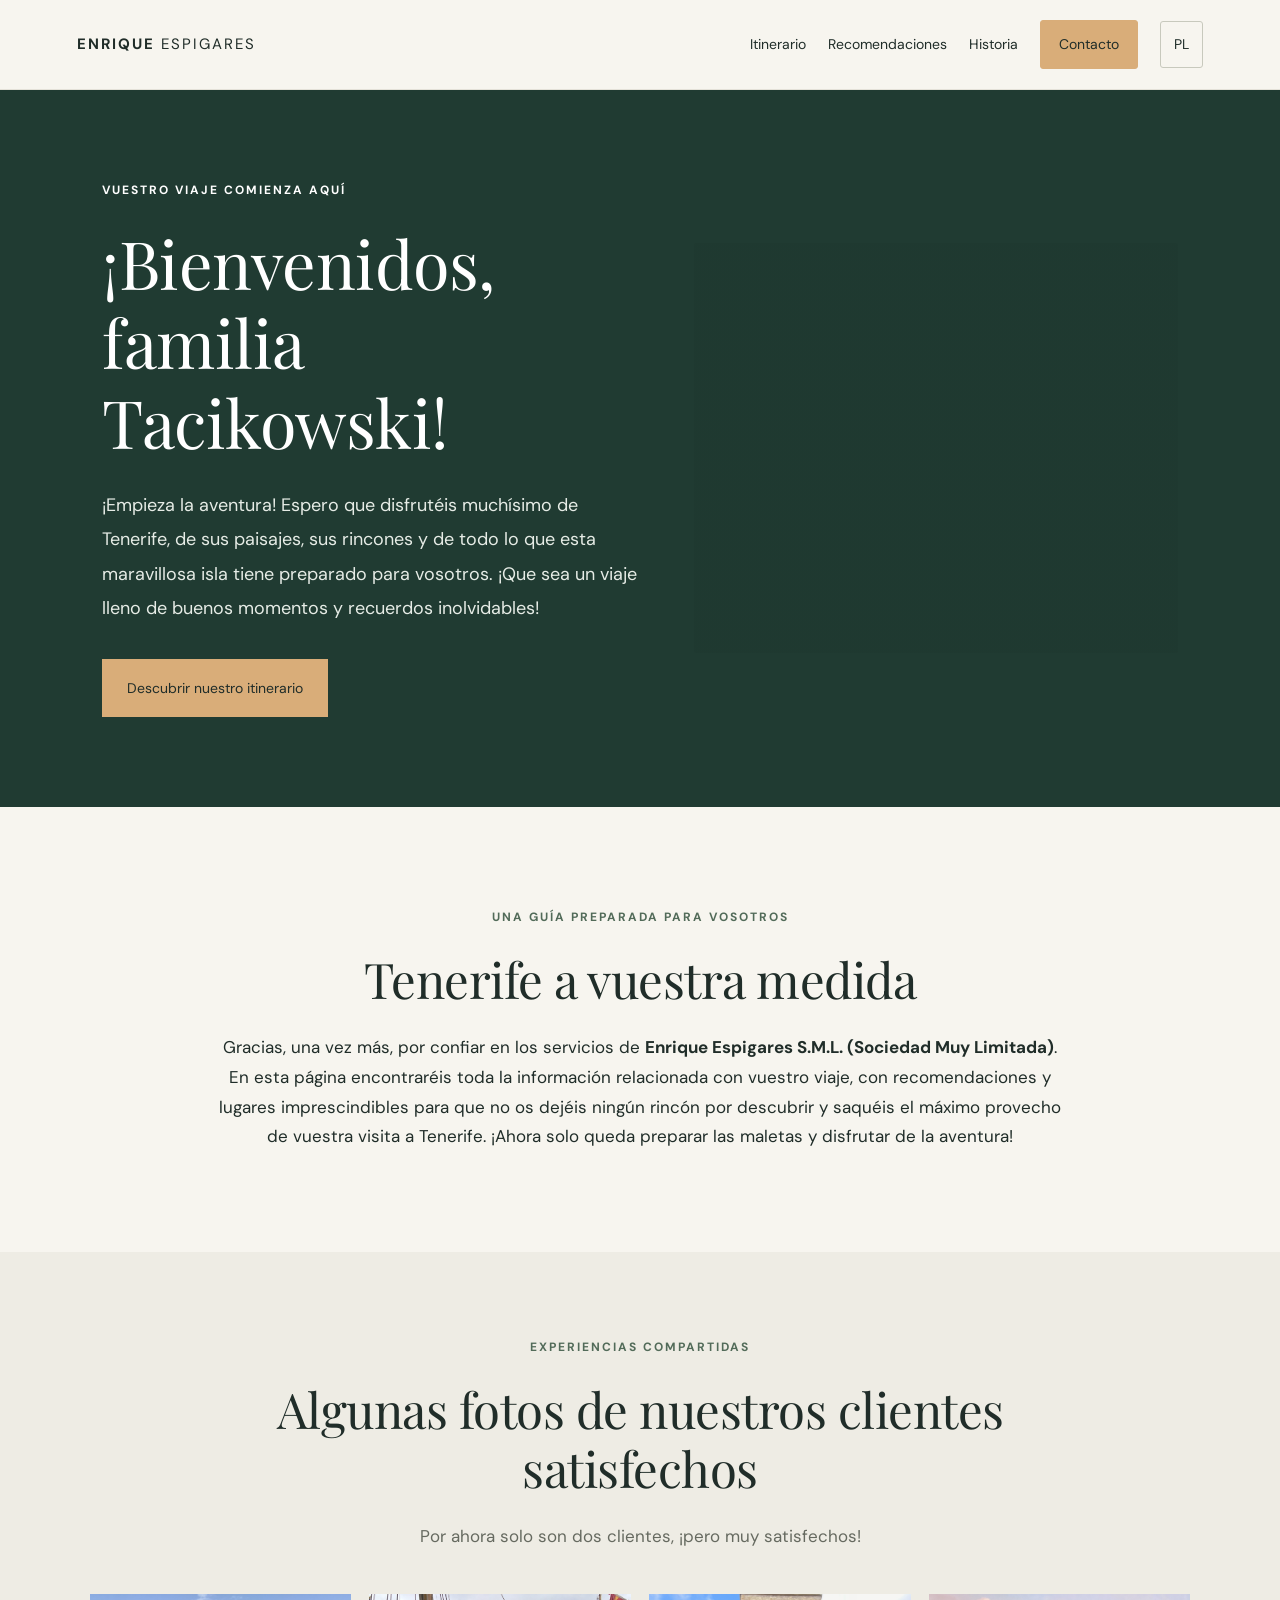
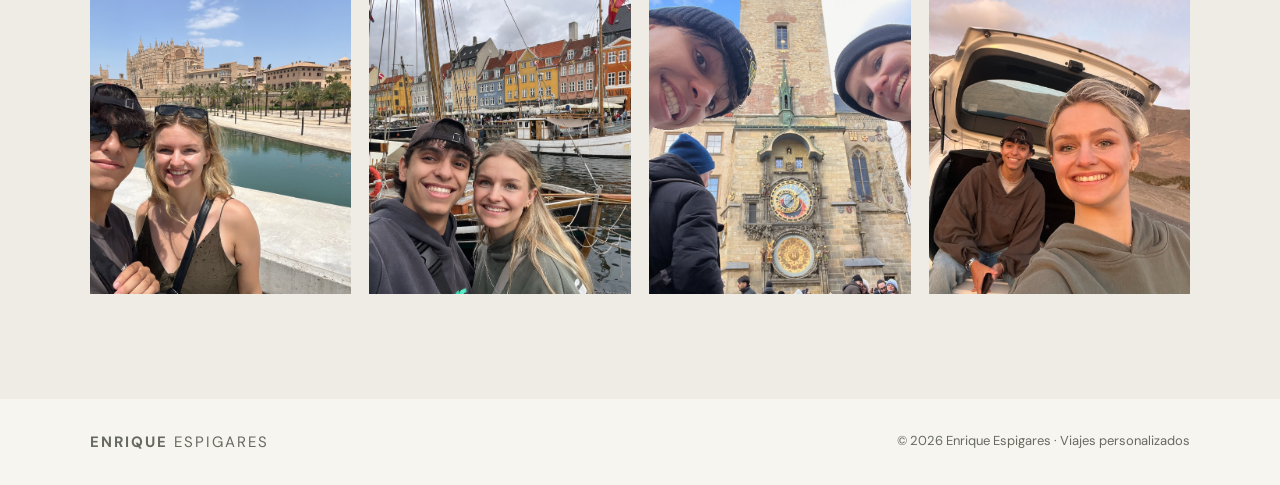
<file: index.html>
<!DOCTYPE html>
<html lang="es">
<head>
  <meta charset="UTF-8">
  <meta name="viewport" content="width=device-width, initial-scale=1.0">
  <meta name="description" content="Guía de viaje personalizada a Tenerife para la familia Tacikowski.">
  <title>Familia Tacikowski | Tenerife con Enrique Espigares</title>
  <link rel="stylesheet" href="style.css">
  <script src="script.js" defer></script>
</head>

<body>
  <header class="header">
    <a href="index.html" class="logo">ENRIQUE <span>ESPIGARES</span></a>

    <nav class="navigation">
      <a href="itinerario.html" id="nav-itinerary">Itinerario</a>
      <a href="recomendaciones.html" id="nav-tenerife">Recomendaciones</a>
      <a href="historia.html" id="nav-history">Historia</a>
      <button id="contact-toggle" class="contact-button">Contacto</button>
      <button id="language-toggle" class="language-button">PL</button>
    </nav>
  </header>

  <main>
    <section class="hero">
      <div class="hero-content">
        <p class="eyebrow" id="hero-eyebrow">
          VUESTRO VIAJE COMIENZA AQUÍ
        </p>

        <h1 id="hero-title">¡Bienvenidos, familia Tacikowski!</h1>

        <p id="hero-description">
          ¡Empieza la aventura! Espero que disfrutéis muchísimo de Tenerife,
          de sus paisajes, sus rincones y de todo lo que esta maravillosa isla
          tiene preparado para vosotros. ¡Que sea un viaje lleno de buenos
          momentos y recuerdos inolvidables!
        </p>

        <a href="itinerario.html" class="primary-button" id="hero-button">
          Descubrir nuestro itinerario
        </a>
      </div>

      <div class="hero-image"
           role="img"
           aria-label="Paisaje de Masca, Tenerife"></div>
    </section>

    <section class="intro">
      <p class="eyebrow" id="intro-eyebrow">
        UNA GUÍA PREPARADA PARA VOSOTROS
      </p>

      <h2 id="intro-title">Tenerife a vuestra medida</h2>

   

<p id="intro-description">Gracias, una vez más, por confiar en los servicios de <strong>Enrique Espigares S.M.L. (Sociedad Muy Limitada)</strong>. En esta página encontraréis toda la información relacionada con vuestro viaje, con recomendaciones y lugares imprescindibles para que no os dejéis ningún rincón por descubrir y saquéis el máximo provecho de vuestra visita a Tenerife. ¡Ahora solo queda preparar las maletas y disfrutar de la aventura!</p>
</p>

    </section>

    <section class="satisfied" id="clientes">
      <div class="section-heading">
        <p class="eyebrow" id="gallery-eyebrow">
          EXPERIENCIAS COMPARTIDAS
        </p>

        <h2 id="gallery-title">
          Algunas fotos de nuestros clientes satisfechos
        </h2>

        <p id="gallery-description">
          Por ahora solo son dos clientes, ¡pero muy satisfechos!
        </p>
      </div>

      <div class="gallery">
      <img src="Fotos/IMG_5880.jpg" alt="Recuerdo de un viaje">
<img src="Fotos/IMG_9016.jpg" alt="Experiencia durante un viaje">
<img src="Fotos/IMG_4511.JPG" alt="Momento de un viaje">
<img src="Fotos/IMG_8106.JPG" alt="Recuerdo de vacaciones">
      </div>
    </section>
  </main>

  <div class="contact-backdrop" id="contact-backdrop" hidden>
    <section class="contact-modal"
             role="dialog"
             aria-modal="true"
             aria-labelledby="contact-modal-title">

      <button class="modal-close"
              id="contact-close"
              aria-label="Cerrar">×</button>

      <p class="eyebrow" id="contact-modal-eyebrow">
        ESTOY A VUESTRA DISPOSICIÓN
      </p>

      <h2 id="contact-modal-title">Hablemos</h2>

      <p id="contact-modal-description">
        Si necesitáis ayuda o tenéis alguna pregunta, podéis contactar conmigo.
      </p>

      <a class="contact-detail" href="mailto:enriquelinares1311@gmail.com">
        <span>Email</span>
        enriquelinares1311@gmail.com
      </a>

      <a class="contact-detail" href="tel:+34616603728">
        <span>Teléfono</span>
        +34 616 603 728
      </a>
    </section>
  </div>

  <footer class="footer">
    <a href="index.html" class="logo">ENRIQUE <span>ESPIGARES</span></a>
    <p id="footer-text">
      © 2026 Enrique Espigares · Viajes personalizados
    </p>
  </footer>
</body>
</html>
</file>
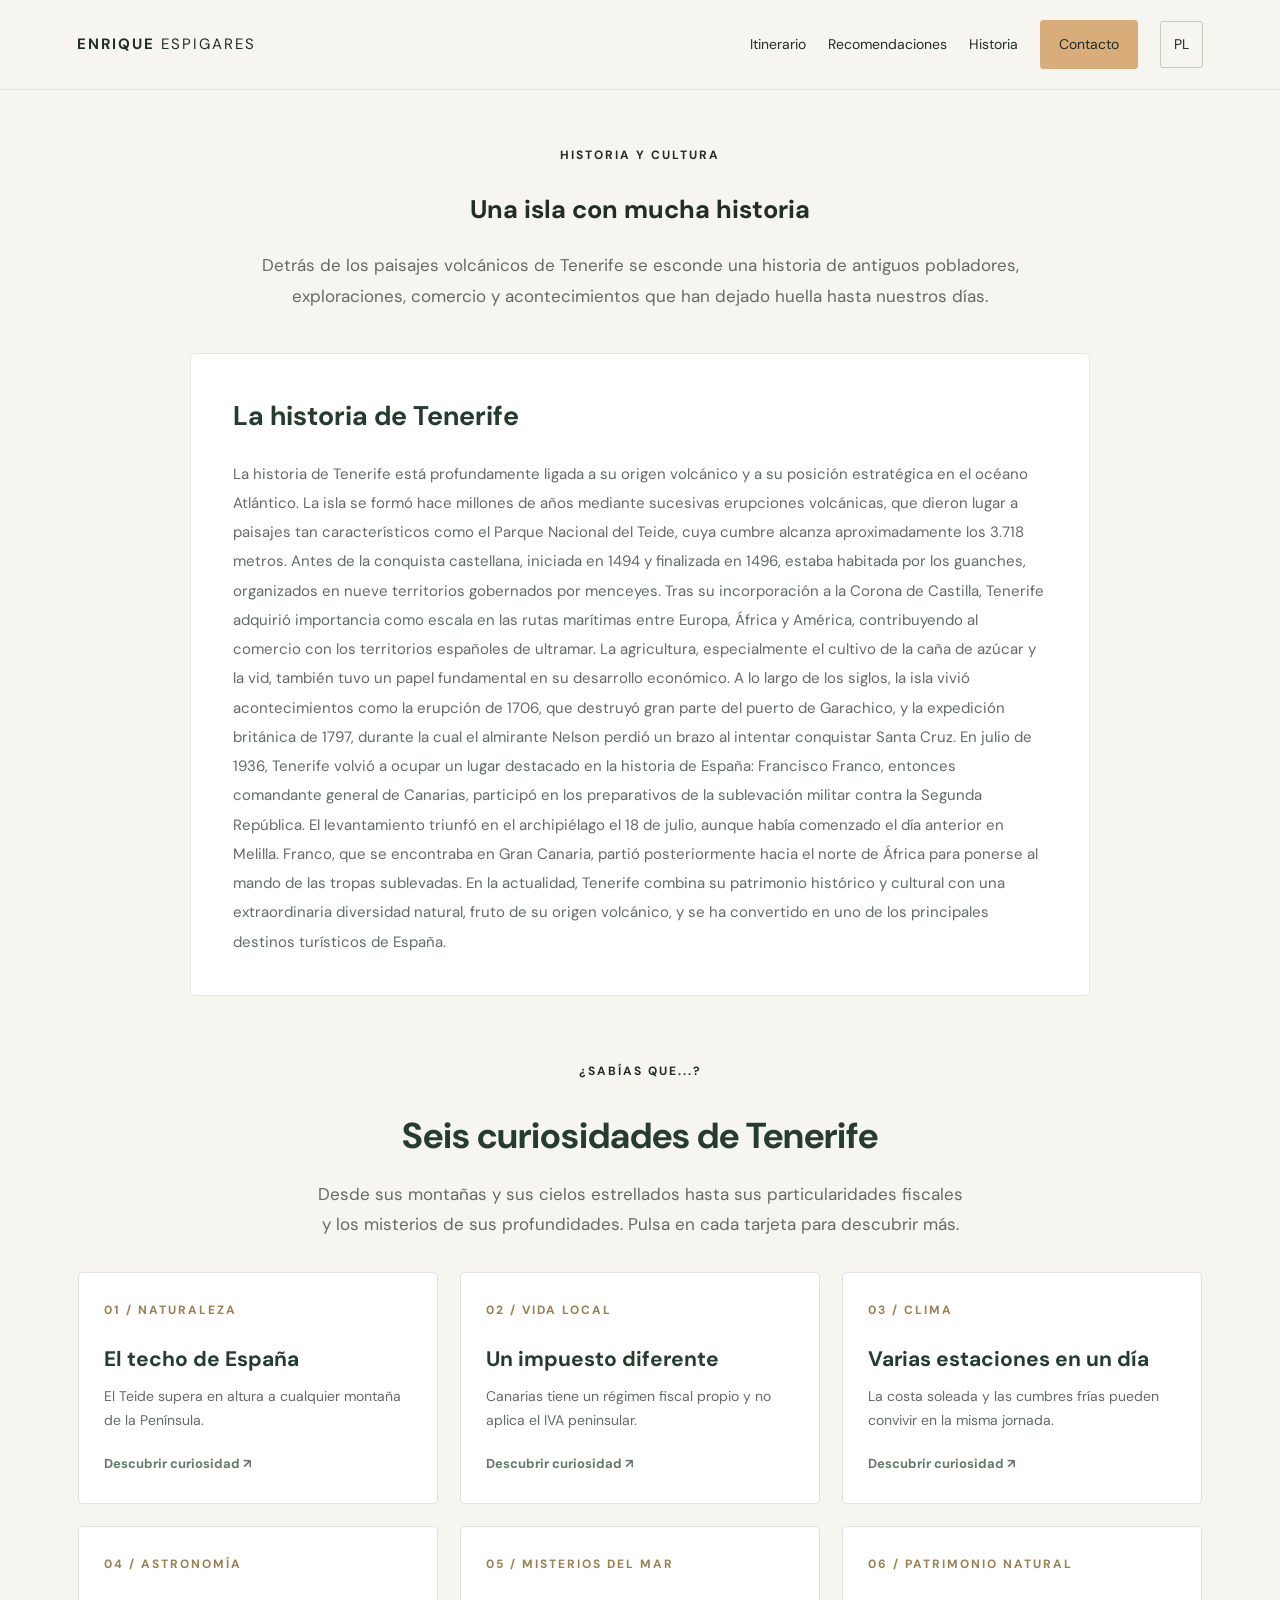
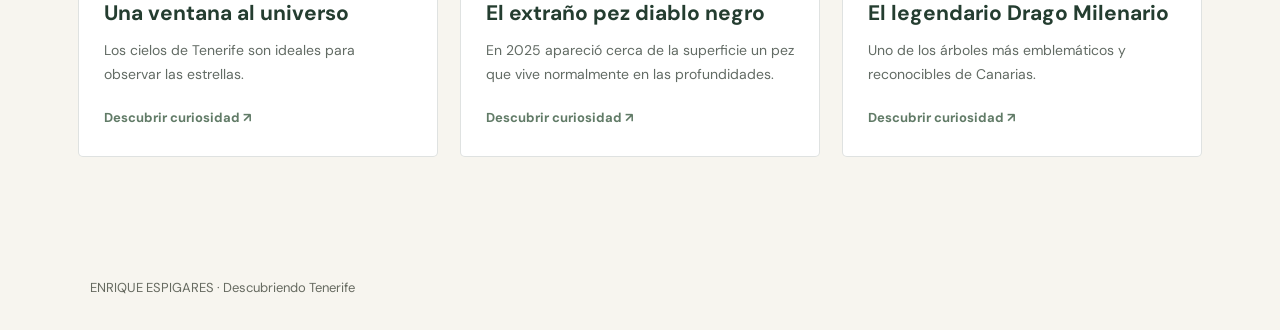
<file: historia.html>
<!DOCTYPE html>
<html lang="es">
<head>
  <meta charset="UTF-8">
  <meta name="viewport" content="width=device-width, initial-scale=1.0">
  <meta name="description" content="Descubre la historia de Tenerife y seis curiosidades sobre la isla.">
  <title>Historia de Tenerife | Familia Tacikowski</title>
  <link rel="stylesheet" href="style.css">
  <script src="script.js" defer></script>

  <style>
    .history-page {
      max-width: 1180px;
      margin: 0 auto;
      padding: 55px 28px 90px;
    }

    .history-heading {
      max-width: 820px;
      margin: 0 auto 42px;
      text-align: center;
    }

    .history-heading h1 {
      margin: 12px 0 18px;
    }

    .history-heading > p:not(.eyebrow) {
      line-height: 1.8;
      color: #626b64;
    }

    .history-intro {
      max-width: 900px;
      margin: 0 auto 65px;
      padding: 38px 42px;
      background: #fff;
      border: 1px solid rgba(32, 53, 45, 0.12);
      border-radius: 5px;
    }

    .history-intro h2 {
      margin: 0 0 20px;
      font-size: 27px;
      color: #243d30;
    }

    .history-intro p {
      margin: 0;
      color: #626b64;
      font-size: 15px;
      line-height: 1.95;
    }

    .history-facts-heading {
      text-align: center;
      margin-bottom: 32px;
    }

    .history-facts-heading h2 {
      margin: 10px 0 12px;
      font-size: clamp(27px, 3vw, 36px);
      color: #243d30;
    }

    .history-facts-heading > p:not(.eyebrow) {
      max-width: 650px;
      margin: 0 auto;
      color: #626b64;
      line-height: 1.8;
    }

    .history-facts {
      display: grid;
      grid-template-columns: repeat(3, minmax(0, 1fr));
      gap: 22px;
    }

    .history-fact {
      display: flex;
      flex-direction: column;
      align-items: flex-start;
      min-height: 225px;
      padding: 27px 25px;
      text-align: left;
      font: inherit;
      color: inherit;
      background: #fff;
      border: 1px solid rgba(32, 53, 45, 0.14);
      border-radius: 5px;
      cursor: pointer;
      transition: transform 0.2s ease, box-shadow 0.2s ease,
                  border-color 0.2s ease;
    }

    .history-fact:hover {
      transform: translateY(-4px);
      border-color: #b69a60;
      box-shadow: 0 12px 28px rgba(32, 53, 45, 0.09);
    }

    .history-fact:focus-visible {
      outline: 2px solid #b69a60;
      outline-offset: 4px;
    }

    .history-fact-number {
      margin-bottom: 24px;
      color: #9a8050;
      font-size: 12px;
      font-weight: 700;
      letter-spacing: 2px;
    }

    .history-fact h3 {
      margin: 0 0 12px;
      color: #243d30;
      font-size: 21px;
      line-height: 1.35;
    }

    .history-fact p {
      margin: 0;
      color: #626b64;
      font-size: 14px;
      line-height: 1.7;
    }

    .history-fact-link {
      margin-top: auto;
      padding-top: 20px;
      color: #617b67;
      font-size: 13px;
      font-weight: 700;
    }

    /* Ventana emergente de curiosidades */
    .fact-modal {
      position: fixed;
      inset: 0;
      z-index: 2000;
      display: none;
      align-items: center;
      justify-content: center;
      padding: 20px;
      background: rgba(20, 31, 25, 0.65);
      backdrop-filter: blur(4px);
    }

    .fact-modal.is-open {
      display: flex;
    }

    .fact-modal-dialog {
      position: relative;
      width: 100%;
      max-width: 590px;
      max-height: 85vh;
      overflow-y: auto;
      padding: 44px 42px 38px;
      background: #faf9f5;
      border: 1px solid rgba(182, 154, 96, 0.5);
      border-radius: 6px;
      box-shadow: 0 24px 70px rgba(0, 0, 0, 0.22);
      animation: fact-appear 0.22s ease-out;
    }

    .fact-modal-close {
      position: absolute;
      top: 15px;
      right: 17px;
      display: flex;
      align-items: center;
      justify-content: center;
      width: 36px;
      height: 36px;
      border: 1px solid rgba(32, 53, 45, 0.15);
      border-radius: 50%;
      background: transparent;
      color: #243d30;
      font-size: 24px;
      cursor: pointer;
    }

    .fact-modal-close:hover {
      background: #eae9e1;
    }

    .fact-modal-number {
      margin: 0 0 15px;
      color: #9a8050;
      font-size: 12px;
      font-weight: 700;
      letter-spacing: 2px;
    }

    .fact-modal-dialog h2 {
      margin: 0 35px 20px 0;
      color: #243d30;
      font-size: clamp(25px, 4vw, 33px);
      line-height: 1.2;
    }

    .fact-modal-body {
      color: #626b64;
      font-size: 15px;
      line-height: 1.9;
    }

    .fact-modal-body p {
      margin: 0 0 15px;
    }

    .fact-modal-body p:last-child {
      margin-bottom: 0;
    }

    .fact-modal-body a {
      color: #496c53;
      font-weight: 700;
      text-underline-offset: 3px;
    }

    body.fact-modal-open {
      overflow: hidden;
    }

    @keyframes fact-appear {
      from {
        opacity: 0;
        transform: translateY(10px);
      }
      to {
        opacity: 1;
        transform: translateY(0);
      }
    }

    @media (max-width: 850px) {
      .history-facts {
        grid-template-columns: repeat(2, minmax(0, 1fr));
      }
    }

    @media (max-width: 600px) {
      .history-page {
        padding: 36px 16px 60px;
      }

      .history-intro {
        padding: 27px 23px;
        margin-bottom: 48px;
      }

      .history-intro h2 {
        font-size: 24px;
      }

      .history-intro p {
        font-size: 14px;
        line-height: 1.85;
      }

      .history-facts {
        grid-template-columns: 1fr;
        gap: 15px;
      }

      .history-fact {
        min-height: auto;
        padding: 23px;
      }

      .history-fact-number {
        margin-bottom: 15px;
      }

      .history-fact-link {
        padding-top: 16px;
      }

      .fact-modal-dialog {
        padding: 40px 24px 28px;
      }
    }

    @media (prefers-reduced-motion: reduce) {
      .history-fact,
      .fact-modal-dialog {
        animation: none;
        transition: none;
      }
    }
  </style>
</head>

<body>

  <header class="header">
    <a href="index.html" class="logo">ENRIQUE <span>ESPIGARES</span></a>

    <nav class="navigation">
      <a href="itinerario.html">Itinerario</a>
      <a href="recomendaciones.html">Recomendaciones</a>
      <a href="historia.html">Historia</a>
      <button id="contact-toggle" class="contact-button">Contacto</button>
      <button id="language-toggle" class="language-button">PL</button>
    </nav>
  </header>

  <main class="history-page">

    <section class="history-heading">
      <p class="eyebrow">HISTORIA Y CULTURA</p>
      <h1>Una isla con mucha historia</h1>
      <p>
        Detrás de los paisajes volcánicos de Tenerife se esconde una historia
        de antiguos pobladores, exploraciones, comercio y acontecimientos
        que han dejado huella hasta nuestros días.
      </p>
    </section>

    <section class="history-intro">
      <h2>La historia de Tenerife</h2>

      <p>
        La historia de Tenerife está profundamente ligada a su origen
        volcánico y a su posición estratégica en el océano Atlántico. La isla
        se formó hace millones de años mediante sucesivas erupciones volcánicas,
        que dieron lugar a paisajes tan característicos como el Parque Nacional
        del Teide, cuya cumbre alcanza aproximadamente los 3.718 metros.
        Antes de la conquista castellana, iniciada en 1494 y finalizada en 1496,
        estaba habitada por los guanches, organizados en nueve territorios
        gobernados por menceyes. Tras su incorporación a la Corona de Castilla,
        Tenerife adquirió importancia como escala en las rutas marítimas entre
        Europa, África y América, contribuyendo al comercio con los territorios
        españoles de ultramar. La agricultura, especialmente el cultivo de la
        caña de azúcar y la vid, también tuvo un papel fundamental en su
        desarrollo económico. A lo largo de los siglos, la isla vivió
        acontecimientos como la erupción de 1706, que destruyó gran parte del
        puerto de Garachico, y la expedición británica de 1797, durante la cual
        el almirante Nelson perdió un brazo al intentar conquistar Santa Cruz.
        En julio de 1936, Tenerife volvió a ocupar un lugar destacado en la
        historia de España: Francisco Franco, entonces comandante general de
        Canarias, participó en los preparativos de la sublevación militar contra
        la Segunda República. El levantamiento triunfó en el archipiélago el
        18 de julio, aunque había comenzado el día anterior en Melilla. Franco,
        que se encontraba en Gran Canaria, partió posteriormente hacia el norte
        de África para ponerse al mando de las tropas sublevadas. En la
        actualidad, Tenerife combina su patrimonio histórico y cultural con una
        extraordinaria diversidad natural, fruto de su origen volcánico, y se
        ha convertido en uno de los principales destinos turísticos de España.
      </p>
    </section>

    <section class="history-facts-section">
      <div class="history-facts-heading">
        <p class="eyebrow">¿SABÍAS QUE...?</p>
        <h2>Seis curiosidades de Tenerife</h2>
        <p>
          Desde sus montañas y sus cielos estrellados hasta sus particularidades
          fiscales y los misterios de sus profundidades. Pulsa en cada tarjeta
          para descubrir más.
        </p>
      </div>

      <div class="history-facts">

        <button class="history-fact" type="button"
          data-fact="fact-teide" aria-haspopup="dialog">
          <span class="history-fact-number">01 / NATURALEZA</span>
          <h3>El techo de España</h3>
          <p>El Teide supera en altura a cualquier montaña de la Península.</p>
          <span class="history-fact-link">Descubrir curiosidad ↗</span>
        </button>

        <button class="history-fact" type="button"
          data-fact="fact-tax" aria-haspopup="dialog">
          <span class="history-fact-number">02 / VIDA LOCAL</span>
          <h3>Un impuesto diferente</h3>
          <p>Canarias tiene un régimen fiscal propio y no aplica el IVA peninsular.</p>
          <span class="history-fact-link">Descubrir curiosidad ↗</span>
        </button>

        <button class="history-fact" type="button"
          data-fact="fact-climate" aria-haspopup="dialog">
          <span class="history-fact-number">03 / CLIMA</span>
          <h3>Varias estaciones en un día</h3>
          <p>La costa soleada y las cumbres frías pueden convivir en la misma jornada.</p>
          <span class="history-fact-link">Descubrir curiosidad ↗</span>
        </button>

        <button class="history-fact" type="button"
          data-fact="fact-stars" aria-haspopup="dialog">
          <span class="history-fact-number">04 / ASTRONOMÍA</span>
          <h3>Una ventana al universo</h3>
          <p>Los cielos de Tenerife son ideales para observar las estrellas.</p>
          <span class="history-fact-link">Descubrir curiosidad ↗</span>
        </button>

        <button class="history-fact" type="button"
          data-fact="fact-fish" aria-haspopup="dialog">
          <span class="history-fact-number">05 / MISTERIOS DEL MAR</span>
          <h3>El extraño pez diablo negro</h3>
          <p>En 2025 apareció cerca de la superficie un pez que vive normalmente en las profundidades.</p>
          <span class="history-fact-link">Descubrir curiosidad ↗</span>
        </button>

        <button class="history-fact" type="button"
          data-fact="fact-drago" aria-haspopup="dialog">
          <span class="history-fact-number">06 / PATRIMONIO NATURAL</span>
          <h3>El legendario Drago Milenario</h3>
          <p>Uno de los árboles más emblemáticos y reconocibles de Canarias.</p>
          <span class="history-fact-link">Descubrir curiosidad ↗</span>
        </button>

      </div>
    </section>

  </main>

  <footer class="footer">
    <p>ENRIQUE ESPIGARES · Descubriendo Tenerife</p>
  </footer>

  <!-- Contenido de las ventanas emergentes -->
  <div class="fact-modal" id="fact-modal"
       role="dialog" aria-modal="true"
       aria-labelledby="fact-modal-title"
       aria-describedby="fact-modal-body"
       aria-hidden="true">

    <div class="fact-modal-dialog">
      <button class="fact-modal-close" type="button"
        aria-label="Cerrar ventana">&times;</button>

      <p class="fact-modal-number" id="fact-modal-number"></p>
      <h2 id="fact-modal-title"></h2>
      <div class="fact-modal-body" id="fact-modal-body"></div>
    </div>
  </div>

  <!-- Textos de las seis curiosidades -->
  <div hidden id="fact-content">

    <article id="fact-teide"
      data-number="01 / NATURALEZA"
      data-title="El techo de España">
      <p>
        El Teide alcanza aproximadamente los 3.718 metros sobre el nivel del
        mar y es el punto más alto de España. El Mulhacén, situado en Sierra
        Nevada, alcanza unos 3.479 metros y es la cima más alta de la España
        peninsular.
      </p>
      <p>
        Además de sus rutas de montaña, Sierra Nevada es conocida por su
        estación de esquí. En Tenerife, en cambio, el gran protagonista es el
        paisaje volcánico del Teide, donde incluso puede nevar durante el
        invierno.
      </p>
    </article>

    <article id="fact-tax"
      data-number="02 / VIDA LOCAL"
      data-title="Un impuesto diferente">
      <p>
        Canarias cuenta con un régimen fiscal propio. En lugar del IVA que se
        aplica en la Península, existe el IGIC, el Impuesto General Indirecto
        Canario. Su tipo general es del 7 %, aunque hay productos y servicios
        sujetos a otros tipos.
      </p>
      <p>
        Por eso, algunos artículos pueden tener precios distintos a los de la
        Península. Sin embargo, no significa que todo sea necesariamente más
        barato: también influyen el transporte, la marca y el establecimiento.
      </p>
    </article>

    <article id="fact-climate"
      data-number="03 / CLIMA"
      data-title="Varias estaciones en un día">
      <p>
        La altitud y el relieve de Tenerife generan una gran variedad de
        microclimas. Mientras en la costa se puede disfrutar de temperaturas
        suaves y sol, en las zonas altas las condiciones pueden ser mucho más
        frías, especialmente en invierno.
      </p>
      <p>
        Por eso, visitar el Teide requiere llevar algo de abrigo incluso cuando
        hace buen tiempo junto al mar. En las cumbres puede aparecer nieve,
        mientras que las playas siguen disfrutando de un clima templado.
      </p>
    </article>

    <article id="fact-stars"
      data-number="04 / ASTRONOMÍA"
      data-title="Una ventana al universo">
      <p>
        Tenerife es un lugar destacado para observar el cielo nocturno gracias
        a su altitud, la frecuencia de cielos despejados y las condiciones
        atmosféricas de las zonas altas.
      </p>
      <p>
        En la isla se encuentra el Observatorio del Teide, un centro científico
        dedicado a la investigación astronómica. Lejos de las luces de las
        ciudades, las noches despejadas permiten contemplar una cantidad
        impresionante de estrellas.
      </p>
    </article>

    <article id="fact-fish"
      data-number="05 / MISTERIOS DEL MAR"
      data-title="El extraño pez diablo negro">
      <p>
        En enero de 2025 se observó cerca de la superficie, frente a Tenerife,
        un ejemplar de diablo negro
        (<em>Melanocetus johnsonii</em>), un pez que normalmente habita a
        grandes profundidades, donde apenas llega la luz solar.
      </p>
      <p>
        Su aparición fue extraordinaria porque estos peces rara vez se observan
        vivos tan cerca de la superficie. El ejemplar fue entregado al Museo de
        Naturaleza y Arqueología de Tenerife (MUNA) para su estudio científico.
      </p>
      <p>
        <a href="https://www.museosdetenerife.org/muna-museo-de-naturaleza-y-arqueologia/el-muna-recibe-la-donacion-del-pez-diablo-negro-capturado-en-aguas-de-tenerife/"
           target="_blank" rel="noopener noreferrer">
          Leer la información del museo ↗
        </a>
      </p>
    </article>

    <article id="fact-drago"
      data-number="06 / PATRIMONIO NATURAL"
      data-title="El legendario Drago Milenario">
      <p>
        En Icod de los Vinos se encuentra el famoso Drago Milenario, uno de los
        símbolos naturales más conocidos de Tenerife. Su silueta característica
        y su enorme tamaño lo convierten en una visita muy representativa de la
        flora canaria.
      </p>
      <p>
        Aunque se le conoce como milenario, su edad exacta no está establecida
        con certeza y ha sido objeto de debate. En cualquier caso, es un árbol
        emblemático que forma parte del patrimonio natural y cultural de la isla.
      </p>
    </article>

  </div>

  <script>
    (() => {
      const modal = document.getElementById("fact-modal");
      const modalTitle = document.getElementById("fact-modal-title");
      const modalNumber = document.getElementById("fact-modal-number");
      const modalBody = document.getElementById("fact-modal-body");
      const closeButton = modal.querySelector(".fact-modal-close");
      const factButtons = document.querySelectorAll("[data-fact]");

      let previousFocus = null;

      function openFact(button) {
        const source = document.getElementById(button.dataset.fact);
        if (!source) return;

        previousFocus = button;

        modalNumber.textContent = source.dataset.number;
        modalTitle.textContent = source.dataset.title;
        modalBody.replaceChildren();

        Array.from(source.children).forEach((element) => {
          modalBody.appendChild(element.cloneNode(true));
        });

        modal.classList.add("is-open");
        modal.setAttribute("aria-hidden", "false");
        document.body.classList.add("fact-modal-open");

        closeButton.focus();
      }

      function closeFact() {
        if (!modal.classList.contains("is-open")) return;

        modal.classList.remove("is-open");
        modal.setAttribute("aria-hidden", "true");
        document.body.classList.remove("fact-modal-open");

        if (previousFocus) previousFocus.focus();
      }

      factButtons.forEach((button) => {
        button.addEventListener("click", () => openFact(button));
      });

      closeButton.addEventListener("click", closeFact);

      modal.addEventListener("click", (event) => {
        if (event.target === modal) closeFact();
      });

      document.addEventListener("keydown", (event) => {
        if (event.key === "Escape") closeFact();
      });
    })();
  </script>

</body>
</html>
</file>
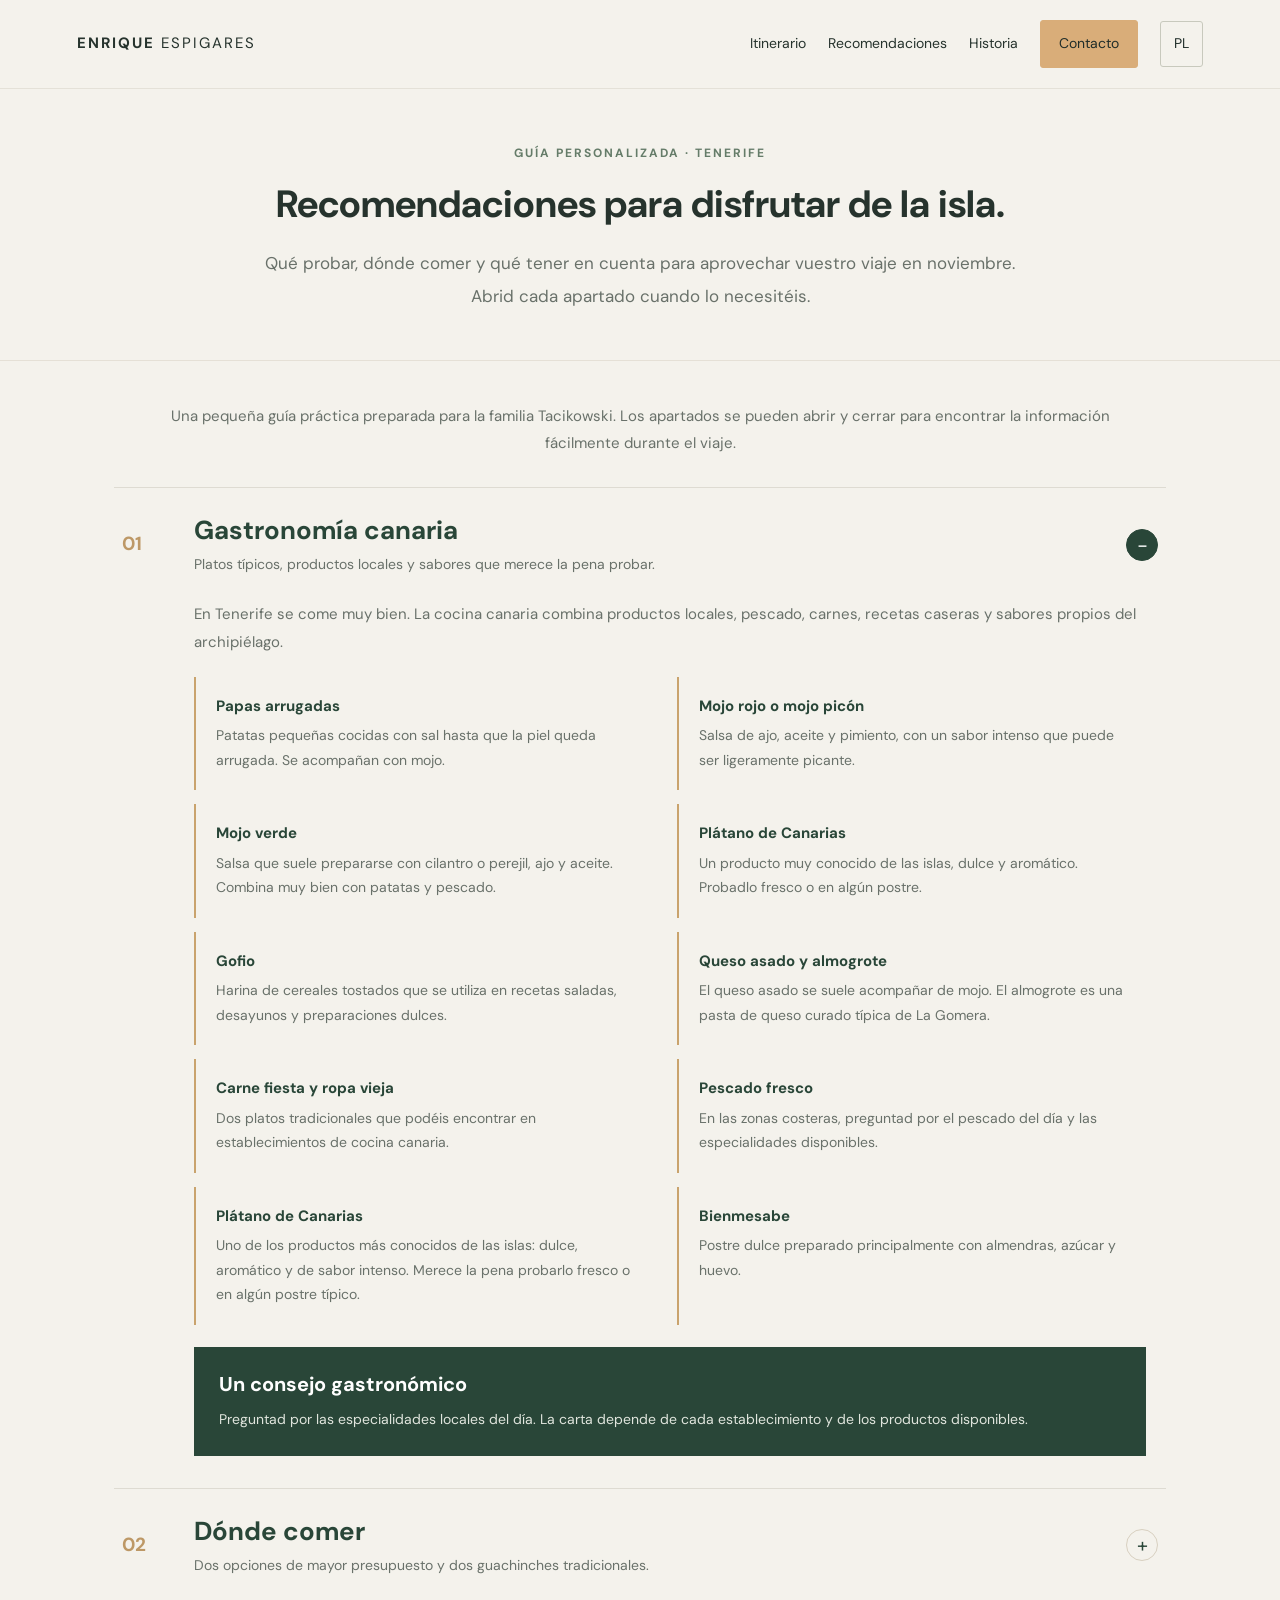
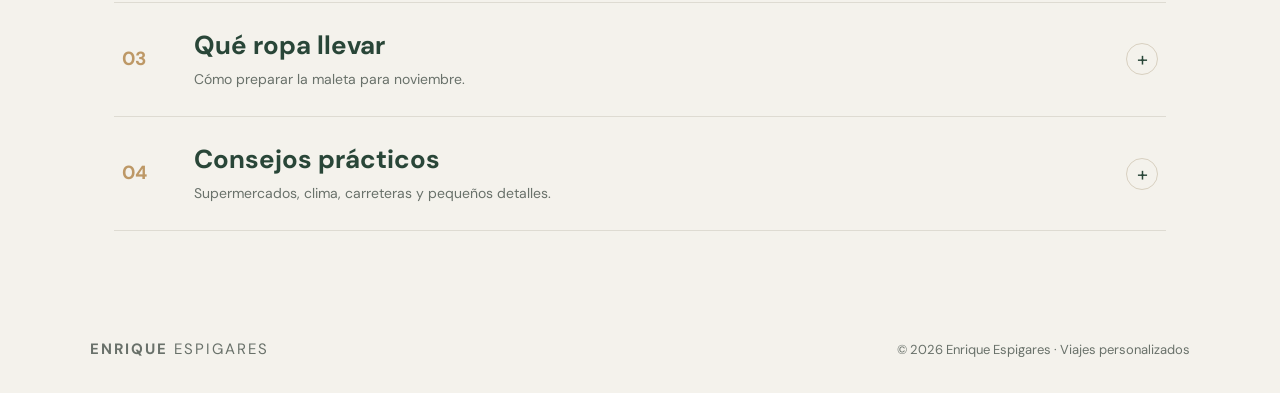
<file: recomendaciones.html>
<!DOCTYPE html>
<html lang="es">
<head>
  <meta charset="UTF-8">
  <meta name="viewport" content="width=device-width, initial-scale=1">
  <meta name="description" content="Recomendaciones gastronómicas y consejos para viajar a Tenerife.">
  <title>Recomendaciones | Enrique Espigares</title>
  <link rel="stylesheet" href="style.css">
  <script src="script.js" defer></script>

  <style>
    .recommendations-page {
      --cream: #f4f2ec;
      --paper: #ffffff;
      --green: #294638;
      --gold: #d9ad78;
      --ink: #26332d;
      --muted: #69716a;

      margin: 0;
      background: var(--cream);
      color: var(--ink);
      font-size: 16px;
      line-height: 1.7;
    }

    .recommendations-page * {
      box-sizing: border-box;
    }

    /* La cabecera utiliza las clases compartidas de style.css */

    .recommendations-page .rec-heading {
      padding: 55px 24px 48px;
      text-align: center;
      background: var(--cream);
      border-bottom: 1px solid #e5e0d6;
    }

    .recommendations-page .rec-heading-inner {
      max-width: 900px;
      margin: 0 auto;
    }

    .recommendations-page .rec-eyebrow {
      margin: 0 0 20px;
      color: #657c69;
      font-size: 12px;
      line-height: 1.5;
      font-weight: 700;
      letter-spacing: 2px;
      text-transform: uppercase;
    }

    .recommendations-page .rec-heading h1 {
      margin: 0 0 20px;
      color: var(--ink);
      font-size: clamp(32px, 4vw, 38px);
      line-height: 1.2;
      font-weight: 700;
    }

    .recommendations-page .rec-heading .rec-lead {
      max-width: 790px;
      margin: 0 auto;
      color: var(--muted);
      font-size: 17px;
      line-height: 1.9;
    }

    .recommendations-page .rec-main {
      max-width: 1100px;
      margin: 0 auto;
      padding: 42px 24px 76px;
    }

    .recommendations-page .rec-intro {
      max-width: 1000px;
      margin: 0 auto 30px;
      color: var(--muted);
      font-size: 15px;
      line-height: 1.8;
      text-align: center;
    }

    .recommendations-page .rec-accordion {
      border-top: 1px solid #dedbd2;
    }

    .recommendations-page .rec-accordion details {
      border-bottom: 1px solid #dedbd2;
    }

    .recommendations-page .rec-accordion summary {
      display: grid;
      grid-template-columns: 54px minmax(0, 1fr) 32px;
      align-items: center;
      gap: 18px;
      padding: 25px 8px;
      list-style: none;
      cursor: pointer;
    }

    .recommendations-page .rec-accordion summary::-webkit-details-marker {
      display: none;
    }

    .recommendations-page .rec-accordion summary::after {
      content: "+";
      display: grid;
      place-items: center;
      width: 30px;
      height: 30px;
      border: 1px solid #d8d0c0;
      border-radius: 50%;
      color: var(--green);
      font-size: 20px;
      font-weight: 400;
      line-height: 1;
    }

    .recommendations-page .rec-accordion details[open] summary::after {
      content: "−";
      background: var(--green);
      border-color: var(--green);
      color: white;
    }

    .recommendations-page .rec-number {
      color: #bd9866;
      font-size: 19px;
      font-weight: 700;
    }

    .recommendations-page .rec-summary-title {
      color: var(--green);
      font-size: 26px;
      line-height: 1.35;
      font-weight: 700;
    }

    .recommendations-page .rec-summary-subtitle {
      display: block;
      margin-top: 5px;
      color: var(--muted);
      font-size: 14px;
      line-height: 1.65;
      font-weight: 400;
    }

    .recommendations-page .rec-panel {
      padding: 0 20px 32px 80px;
    }

    .recommendations-page .rec-panel > p {
      color: var(--muted);
      font-size: 15px;
      line-height: 1.85;
    }

    .recommendations-page .rec-panel h3 {
      margin: 24px 0 9px;
      color: var(--green);
      font-size: 20px;
      line-height: 1.4;
      font-weight: 700;
    }

    .recommendations-page .rec-panel h3:first-child {
      margin-top: 0;
    }

    .recommendations-page .rec-food-list {
      display: grid;
      grid-template-columns: repeat(2, minmax(0, 1fr));
      gap: 14px;
      margin-top: 20px;
    }

    .recommendations-page .rec-food-item {
      padding: 18px 20px;
      background: var(--cream);
      border-left: 2px solid #c9a36d;
    }

    .recommendations-page .rec-food-item strong {
      display: block;
      margin-bottom: 6px;
      color: var(--green);
      font-size: 15px;
      line-height: 1.5;
    }

    .recommendations-page .rec-food-item p {
      margin: 0;
      color: var(--muted);
      font-size: 14px;
      line-height: 1.75;
    }

    .recommendations-page .rec-restaurant-list {
      display: grid;
      grid-template-columns: repeat(2, minmax(0, 1fr));
      gap: 18px;
      margin-top: 22px;
    }

    .recommendations-page .rec-restaurant {
      display: flex;
      flex-direction: column;
      align-items: flex-start;
      padding: 24px;
      background: #fff;
      border: 1px solid #e3dfd5;
      border-radius: 4px;
    }

    .recommendations-page .rec-restaurant .rec-tag {
      margin: 0 0 12px;
      color: #657c69;
      font-size: 11px;
      line-height: 1.5;
      font-weight: 700;
      letter-spacing: 1.3px;
      text-transform: uppercase;
    }

    .recommendations-page .rec-restaurant h3 {
      margin: 0 0 10px;
      color: var(--ink);
      font-size: 21px;
      line-height: 1.4;
    }

    .recommendations-page .rec-restaurant p:not(.rec-tag) {
      margin: 0 0 18px;
      color: var(--muted);
      font-size: 14px;
      line-height: 1.8;
    }

    .recommendations-page .rec-restaurant a {
      display: inline-block;
      margin-top: auto;
      padding: 10px 0 2px;
      color: var(--green);
      border: 0;
      border-bottom: 1px solid transparent;
      font-size: 14px;
      line-height: 1.6;
      font-weight: 700;
      text-decoration: none;
    }

    .recommendations-page .rec-restaurant a:hover {
      border-bottom-color: var(--gold);
    }

    .recommendations-page .rec-callout {
      margin-top: 22px;
      padding: 23px 25px;
      background: var(--green);
      color: white;
    }

    .recommendations-page .rec-callout h3 {
      margin-top: 0;
      color: white;
    }

    .recommendations-page .rec-callout p {
      margin-bottom: 0;
      color: #e0e5dd;
      font-size: 14px;
      line-height: 1.85;
    }

    .recommendations-page .rec-tip-grid {
      display: grid;
      grid-template-columns: repeat(2, minmax(0, 1fr));
      gap: 16px;
      margin-top: 20px;
    }

    .recommendations-page .rec-tip {
      padding: 22px;
      border: 1px solid #e3dfd5;
      background: #fff;
    }

    .recommendations-page .rec-tip h3 {
      margin: 0 0 9px;
      color: var(--green);
      font-size: 19px;
    }

    .recommendations-page .rec-tip p,
    .recommendations-page .rec-tip li {
      color: var(--muted);
      font-size: 14px;
      line-height: 1.8;
    }

    .recommendations-page .rec-tip ul {
      padding-left: 20px;
    }

    .recommendations-page .rec-footer {
      padding: 27px 6%;
      display: flex;
      justify-content: space-between;
      align-items: center;
      gap: 20px;
      flex-wrap: wrap;
      background: #f8f6f0;
      border-top: 1px solid #e4ded1;
    }

    .recommendations-page .rec-footer p {
      margin: 0;
      color: var(--muted);
      font-size: 12px;
    }

    @media (max-width: 650px) {
      .recommendations-page .rec-heading {
        padding: 42px 20px;
      }

      .recommendations-page .rec-heading h1 {
        font-size: 31px;
      }

      .recommendations-page .rec-heading .rec-lead {
        font-size: 15px;
      }

      .recommendations-page .rec-main {
        padding: 28px 16px 55px;
      }

      .recommendations-page .rec-accordion summary {
        grid-template-columns: 32px minmax(0, 1fr) 28px;
        gap: 10px;
        padding: 21px 0;
      }

      .recommendations-page .rec-summary-title {
        font-size: 21px;
      }

      .recommendations-page .rec-panel {
        padding: 0 0 26px;
      }

      .recommendations-page .rec-food-list,
      .recommendations-page .rec-restaurant-list,
      .recommendations-page .rec-tip-grid {
        grid-template-columns: 1fr;
      }

      .recommendations-page .rec-food-item,
      .recommendations-page .rec-restaurant,
      .recommendations-page .rec-tip {
        padding: 18px;
      }
    }

  </style>
</head>

<body class="recommendations-page">

<header class="header">
  <a href="index.html" class="logo">ENRIQUE <span>ESPIGARES</span></a>

  <nav class="navigation">
    <a href="itinerario.html" id="nav-itinerary">Itinerario</a>
    <a href="recomendaciones.html" id="nav-tenerife">Recomendaciones</a>
    <a href="historia.html" id="nav-history">Historia</a>
    <button id="contact-toggle" class="contact-button">Contacto</button>
    <button id="language-toggle" class="language-button">PL</button>
  </nav>
</header>

<section class="rec-heading">
  <div class="rec-heading-inner">
    <p class="rec-eyebrow">GUÍA PERSONALIZADA · TENERIFE</p>
    <h1>Recomendaciones para disfrutar de la isla.</h1>
    <p class="rec-lead">Qué probar, dónde comer y qué tener en cuenta para aprovechar vuestro viaje en noviembre. Abrid cada apartado cuando lo necesitéis.</p>
  </div>
</section>

<main class="rec-main">
  <p class="rec-intro">Una pequeña guía práctica preparada para la familia Tacikowski. Los apartados se pueden abrir y cerrar para encontrar la información fácilmente durante el viaje.</p>

  <div class="rec-accordion">

    <details id="comida" open>
      <summary>
        <span class="rec-number">01</span>
        <span class="rec-summary-title">Gastronomía canaria
          <span class="rec-summary-subtitle">Platos típicos, productos locales y sabores que merece la pena probar.</span>
        </span>
      </summary>

      <div class="rec-panel">
        <p>En Tenerife se come muy bien. La cocina canaria combina productos locales, pescado, carnes, recetas caseras y sabores propios del archipiélago.</p>

        <div class="rec-food-list">
          <div class="rec-food-item"><strong>Papas arrugadas</strong><p>Patatas pequeñas cocidas con sal hasta que la piel queda arrugada. Se acompañan con mojo.</p></div>
          <div class="rec-food-item"><strong>Mojo rojo o mojo picón</strong><p>Salsa de ajo, aceite y pimiento, con un sabor intenso que puede ser ligeramente picante.</p></div>
          <div class="rec-food-item"><strong>Mojo verde</strong><p>Salsa que suele prepararse con cilantro o perejil, ajo y aceite. Combina muy bien con patatas y pescado.</p></div>
          <div class="rec-food-item"><strong>Plátano de Canarias</strong><p>Un producto muy conocido de las islas, dulce y aromático. Probadlo fresco o en algún postre.</p></div>
          <div class="rec-food-item"><strong>Gofio</strong><p>Harina de cereales tostados que se utiliza en recetas saladas, desayunos y preparaciones dulces.</p></div>
          <div class="rec-food-item"><strong>Queso asado y almogrote</strong><p>El queso asado se suele acompañar de mojo. El almogrote es una pasta de queso curado típica de La Gomera.</p></div>
          <div class="rec-food-item"><strong>Carne fiesta y ropa vieja</strong><p>Dos platos tradicionales que podéis encontrar en establecimientos de cocina canaria.</p></div>
          <div class="rec-food-item"><strong>Pescado fresco</strong><p>En las zonas costeras, preguntad por el pescado del día y las especialidades disponibles.</p></div>
          <div class="rec-food-item">
            <strong>Plátano de Canarias</strong>
            <p>Uno de los productos más conocidos de las islas: dulce, aromático y de sabor intenso. Merece la pena probarlo fresco o en algún postre típico.</p>
          </div>
          <div class="rec-food-item"><strong>Bienmesabe</strong><p>Postre dulce preparado principalmente con almendras, azúcar y huevo.</p></div>
        </div>

        <div class="rec-callout">
          <h3>Un consejo gastronómico</h3>
          <p>Preguntad por las especialidades locales del día. La carta depende de cada establecimiento y de los productos disponibles.</p>
        </div>
      </div>
    </details>

    <details id="restaurantes">
      <summary>
        <span class="rec-number">02</span>
        <span class="rec-summary-title">Dónde comer
          <span class="rec-summary-subtitle">Dos opciones de mayor presupuesto y dos guachinches tradicionales.</span>
        </span>
      </summary>

      <div class="rec-panel">
        <p>Los dos primeros lugares son opciones de mayor presupuesto; los dos últimos son guachinches, establecimientos más informales y generalmente económicos.</p>

        <div class="rec-restaurant-list">
          <article class="rec-restaurant">
            <p class="rec-tag">Comida de calidad</p>
            <h3>Restaurante 1</h3>
            <p>Una opción para disfrutar de una comida de calidad. El precio puede ser más elevado que en un establecimiento tradicional.</p>
            <a href="https://maps.app.goo.gl/KwpXQBvba3qDhX586" target="_blank" rel="noopener noreferrer">Ver ubicación en Google Maps ↗</a>
          </article>

          <article class="rec-restaurant">
            <p class="rec-tag">Comida de calidad</p>
            <h3>Restaurante 2</h3>
            <p>Otra alternativa para disfrutar de una comida especial y de una propuesta gastronómica de calidad.</p>
            <a href="https://maps.app.goo.gl/xcNE3QdiJpHfpj6X6" target="_blank" rel="noopener noreferrer">Ver ubicación en Google Maps ↗</a>
          </article>

          <article class="rec-restaurant">
            <p class="rec-tag">Guachinche canario</p>
            <h3>Guachinche 1</h3>
            <p>Una oportunidad para probar la cocina tradicional de Tenerife en un ambiente más sencillo y cercano.</p>
            <a href="https://maps.app.goo.gl/8K58NPVNAq8emM777" target="_blank" rel="noopener noreferrer">Ver ubicación en Google Maps ↗</a>
          </article>

          <article class="rec-restaurant">
            <p class="rec-tag">Guachinche canario</p>
            <h3>Guachinche 2</h3>
            <p>Otra opción para descubrir platos caseros y disfrutar de una comida local sin necesidad de un restaurante formal.</p>
            <a href="https://maps.app.goo.gl/ZcE2bj9entLCiEL78" target="_blank" rel="noopener noreferrer">Ver ubicación en Google Maps ↗</a>
          </article>
        </div>

        <div class="rec-callout">
          <h3>¿Qué es un guachinche?</h3>
          <p>Son establecimientos ligados a la tradición gastronómica de Tenerife. Pueden recordar en cierto modo a los <em>bary mleczne</em> de Polonia: sitios informales donde se come cocina tradicional a precios generalmente económicos. Los horarios y la oferta varían, así que conviene comprobarlos antes de ir.</p>
        </div>
      </div>
    </details>

    <details id="ropa">
      <summary>
        <span class="rec-number">03</span>
        <span class="rec-summary-title">Qué ropa llevar
          <span class="rec-summary-subtitle">Cómo preparar la maleta para noviembre.</span>
        </span>
      </summary>

      <div class="rec-panel">
        <p>Tenerife tiene un clima suave, pero las temperaturas cambian según la zona, la altitud y el tiempo de cada día. Como orientación, en muchas zonas se pueden encontrar temperaturas aproximadas de 15–25 °C en noviembre, aunque no está garantizado.</p>

        <div class="rec-tip-grid">
          <article class="rec-tip"><h3>Ropa ligera</h3><p>Camisetas, pantalones cómodos y ropa fresca para los días soleados.</p></article>
          <article class="rec-tip"><h3>Bañador y toalla</h3><p>Si el tiempo y el estado del mar acompañan, puede ser buen momento para disfrutar de la playa.</p></article>
          <article class="rec-tip"><h3>Una chaqueta</h3><p>No la olvidéis: por la noche puede refrescar, especialmente con viento.</p></article>
          <article class="rec-tip"><h3>Abrigo para la montaña</h3><p>El Teide y las zonas altas pueden ser mucho más fríos que la costa.</p></article>
          <article class="rec-tip"><h3>Calzado cómodo</h3><p>Ideal para recorrer pueblos, miradores y senderos.</p></article>
          <article class="rec-tip"><h3>Protección solar</h3><p>Incluid protector solar, gafas de sol y agua, incluso en días con temperaturas suaves.</p></article>
        </div>
      </div>
    </details>

    <details id="consejos">
      <summary>
        <span class="rec-number">04</span>
        <span class="rec-summary-title">Consejos prácticos
          <span class="rec-summary-subtitle">Supermercados, clima, carreteras y pequeños detalles.</span>
        </span>
      </summary>

      <div class="rec-panel">
        <div class="rec-tip-grid">
          <article class="rec-tip"><h3>Supermercados</h3><p>HiperDino y SuperDino son cadenas habituales en Canarias. Podéis comprar agua, provisiones para las excursiones y productos locales.</p></article>
          <article class="rec-tip"><h3>Microclimas</h3><p>Puede hacer sol en el sur y estar nublado en el norte. Comprobad la previsión de la zona que vayáis a visitar.</p></article>
          <article class="rec-tip"><h3>Conducir por la isla</h3><p>Las carreteras de Anaga, Masca y el Teide pueden ser estrechas y sinuosas. Conducid con calma y calculad tiempo suficiente.</p></article>
          <article class="rec-tip"><h3>Moneda y emergencias</h3><p>La moneda es el euro (€). El número europeo de emergencias es el 112.</p></article>
          <article class="rec-tip"><h3>Consultar horarios</h3><p>Algunos establecimientos tradicionales tienen días de apertura limitados. Confirmad los horarios antes de desplazaros.</p></article>
          <article class="rec-tip"><h3>Disfrutad sin prisas</h3><p>Dejad tiempo para parar en los miradores, explorar los pueblos y disfrutar de los paisajes.</p></article>
        </div>
      </div>
    </details>

  </div>
</main>

<footer class="footer">
  <a href="index.html" class="logo">ENRIQUE <span>ESPIGARES</span></a>
  <p>© 2026 Enrique Espigares · Viajes personalizados</p>
</footer>

</body>
</html>
</file>
<file: style.css>
@import url('https://fonts.googleapis.com/css2?family=DM+Sans:wght@400;500;600;700&family=Playfair+Display:wght@400;500;600;700&display=swap');

:root {
  --cream: #f7f5ef;
  --dark: #202d29;
  --green: #526b59;
  --deep-green: #203b32;
  --muted: #666a60;
  --white: #ffffff;
  --line: #e4e1d8;
  --sand: #d9ad79;
}

* {
  box-sizing: border-box;
  margin: 0;
  padding: 0;
}

html {
  scroll-behavior: smooth;
}

body {
  background: var(--cream);
  color: var(--dark);
  font-family: 'DM Sans', sans-serif;
  font-size: 17px;
  line-height: 1.75;
}

a {
  color: inherit;
  text-decoration: none;
}

button {
  font: inherit;
}

.header {
  min-height: 88px;
  padding: 20px 6%;
  display: flex;
  justify-content: space-between;
  align-items: center;
  gap: 24px;
  border-bottom: 1px solid var(--line);
  background: var(--cream);
}

.logo {
  font-size: 15px;
  font-weight: 700;
  letter-spacing: 2px;
  white-space: nowrap;
}

.logo span {
  font-weight: 400;
}

.navigation {
  display: flex;
  align-items: center;
  justify-content: flex-end;
  flex-wrap: wrap;
  gap: 22px;
  font-size: 14px;
}

.navigation a {
  transition: color 0.2s;
}

.navigation a:hover {
  color: var(--green);
}

.contact-button {
  border: 1px solid var(--sand);
  background: var(--sand);
  color: var(--dark);
  border-radius: 3px;
  padding: 11px 18px;
  cursor: pointer;
  font-size: 14px;
  transition: background 0.2s;
}

.contact-button:hover {
  background: #e8c49b;
}

.language-button {
  background: transparent;
  border: 1px solid #c8c9bd;
  border-radius: 3px;
  padding: 10px 13px;
  color: var(--dark);
  cursor: pointer;
  font-size: 14px;
}

.hero {
  min-height: 610px;
  padding: 90px 8%;
  display: grid;
  grid-template-columns: 1fr 0.9fr;
  align-items: center;
  gap: 55px;
  background: var(--deep-green);
  color: var(--white);
}

.hero-content {
  max-width: 650px;
}

.eyebrow {
  font-size: 12px;
  font-weight: 700;
  letter-spacing: 2px;
  margin-bottom: 22px;
}

.hero h1,
.intro h2,
.section-heading h2,
.contact-modal h2 {
  font-family: 'Playfair Display', Georgia, serif;
  font-weight: 400;
  line-height: 1.2;
  letter-spacing: -0.5px;
}

.hero h1 {
  font-size: clamp(44px, 5.2vw, 68px);
  margin-bottom: 26px;
}

.hero-content > p:not(.eyebrow) {
  max-width: 540px;
  font-size: 18px;
  line-height: 1.9;
  color: #e6ece6;
  margin-bottom: 34px;
}

.primary-button {
  display: inline-block;
  background: var(--sand);
  color: var(--dark);
  padding: 16px 24px;
  font-size: 14px;
  border: 1px solid var(--sand);
  transition: background 0.2s, color 0.2s;
}

.primary-button:hover {
  background: transparent;
  color: var(--white);
}

.hero-image {
  min-height: 410px;
  border-radius: 2px;
  background:
    linear-gradient(0deg, rgba(17, 35, 28, 0.08), rgba(17, 35, 28, 0.08)),
    url('https://www.hola.com/horizon/landscape/07b2ba00c2fe-shutterstock527038132.jpg')
    center / cover no-repeat;
}

.intro {
  padding: 100px 24px;
  text-align: center;
  max-width: 900px;
  margin: auto;
}

.intro .eyebrow,
.section-heading .eyebrow {
  color: var(--green);
}

.intro h2,
.section-heading h2 {
  font-size: clamp(36px, 4vw, 49px);
  margin-bottom: 24px;
}

.intro > p:last-child {
  max-width: 700px;
  margin: auto;
  color: var(--muted);
  font-size: 17px;
  line-height: 1.95;
}

.satisfied {
  padding: 85px 7% 105px;
  background: #eeece4;
}

.section-heading {
  max-width: 850px;
  margin: 0 auto 42px;
  text-align: center;
}

.section-heading > p:last-child {
  color: var(--muted);
  font-size: 17px;
}

.gallery {
  display: grid;
  grid-template-columns: repeat(4, minmax(0, 1fr));
  gap: 18px;
}

.gallery img {
  display: block;
  width: 100%;
  height: 300px;
  object-fit: cover;
  background: #dedbd1;
  transition: transform 0.3s, box-shadow 0.3s;
}

.gallery img:hover {
  transform: translateY(-4px);
  box-shadow: 0 12px 25px rgba(32, 45, 41, 0.12);
}

.footer {
  padding: 30px 7%;
  display: flex;
  align-items: center;
  justify-content: space-between;
  gap: 20px;
  font-size: 13px;
  color: var(--muted);
}

/* Ventana de contacto */

.contact-backdrop[hidden] {
  display: none;
}

.contact-backdrop {
  position: fixed;
  inset: 0;
  z-index: 1000;
  display: flex;
  align-items: center;
  justify-content: center;
  padding: 20px;
  background: rgba(15, 27, 22, 0.65);
}

.contact-modal {
  position: relative;
  width: 100%;
  max-width: 490px;
  padding: 44px;
  background: var(--cream);
  box-shadow: 0 20px 70px rgba(0, 0, 0, 0.2);
}

.modal-close {
  position: absolute;
  top: 12px;
  right: 17px;
  border: 0;
  background: transparent;
  color: var(--dark);
  font-size: 32px;
  cursor: pointer;
}

.contact-modal .eyebrow {
  color: var(--green);
}

.contact-modal h2 {
  font-size: 43px;
  margin-bottom: 16px;
}

.contact-modal > p:not(.eyebrow) {
  color: var(--muted);
  font-size: 16px;
  margin-bottom: 26px;
}

.contact-detail {
  display: block;
  padding: 17px 0;
  border-top: 1px solid var(--line);
  overflow-wrap: anywhere;
  font-size: 16px;
}

.contact-detail span {
  display: block;
  margin-bottom: 4px;
  color: var(--muted);
  font-size: 12px;
  text-transform: uppercase;
  letter-spacing: 1px;
}

@media (max-width: 1000px) {
  .header {
    align-items: flex-start;
    flex-direction: column;
  }

  .navigation {
    justify-content: flex-start;
    gap: 14px 20px;
  }

  .hero {
    gap: 30px;
    padding: 70px 6%;
  }

  .hero-image {
    min-height: 340px;
  }

  .gallery {
    grid-template-columns: repeat(2, minmax(0, 1fr));
  }
}

@media (max-width: 650px) {
  body {
    font-size: 16px;
  }

  .header {
    padding: 20px 5%;
  }

  .navigation {
    width: 100%;
    gap: 12px 16px;
    font-size: 13px;
  }

  .hero {
    grid-template-columns: 1fr;
    padding: 65px 7% 45px;
    gap: 35px;
  }

  .hero h1 {
    font-size: clamp(40px, 10vw, 54px);
  }

  .hero-content > p:not(.eyebrow) {
    font-size: 17px;
  }

  .hero-image {
    min-height: 280px;
  }

  .intro {
    padding: 75px 7%;
  }

  .intro > p:last-child,
  .section-heading > p:last-child {
    font-size: 16px;
  }

  .satisfied {
    padding: 65px 5%;
  }

  .gallery {
    gap: 10px;
  }

  .gallery img {
    height: 220px;
  }

  .footer {
    flex-direction: column;
    align-items: flex-start;
    padding: 28px 5%;
  }

  .contact-modal {
    padding: 38px 25px;
  }
}

@media (max-width: 380px) {
  .gallery {
    grid-template-columns: 1fr;
  }

  .gallery img {
    height: 260px;
  }
}
</file>
